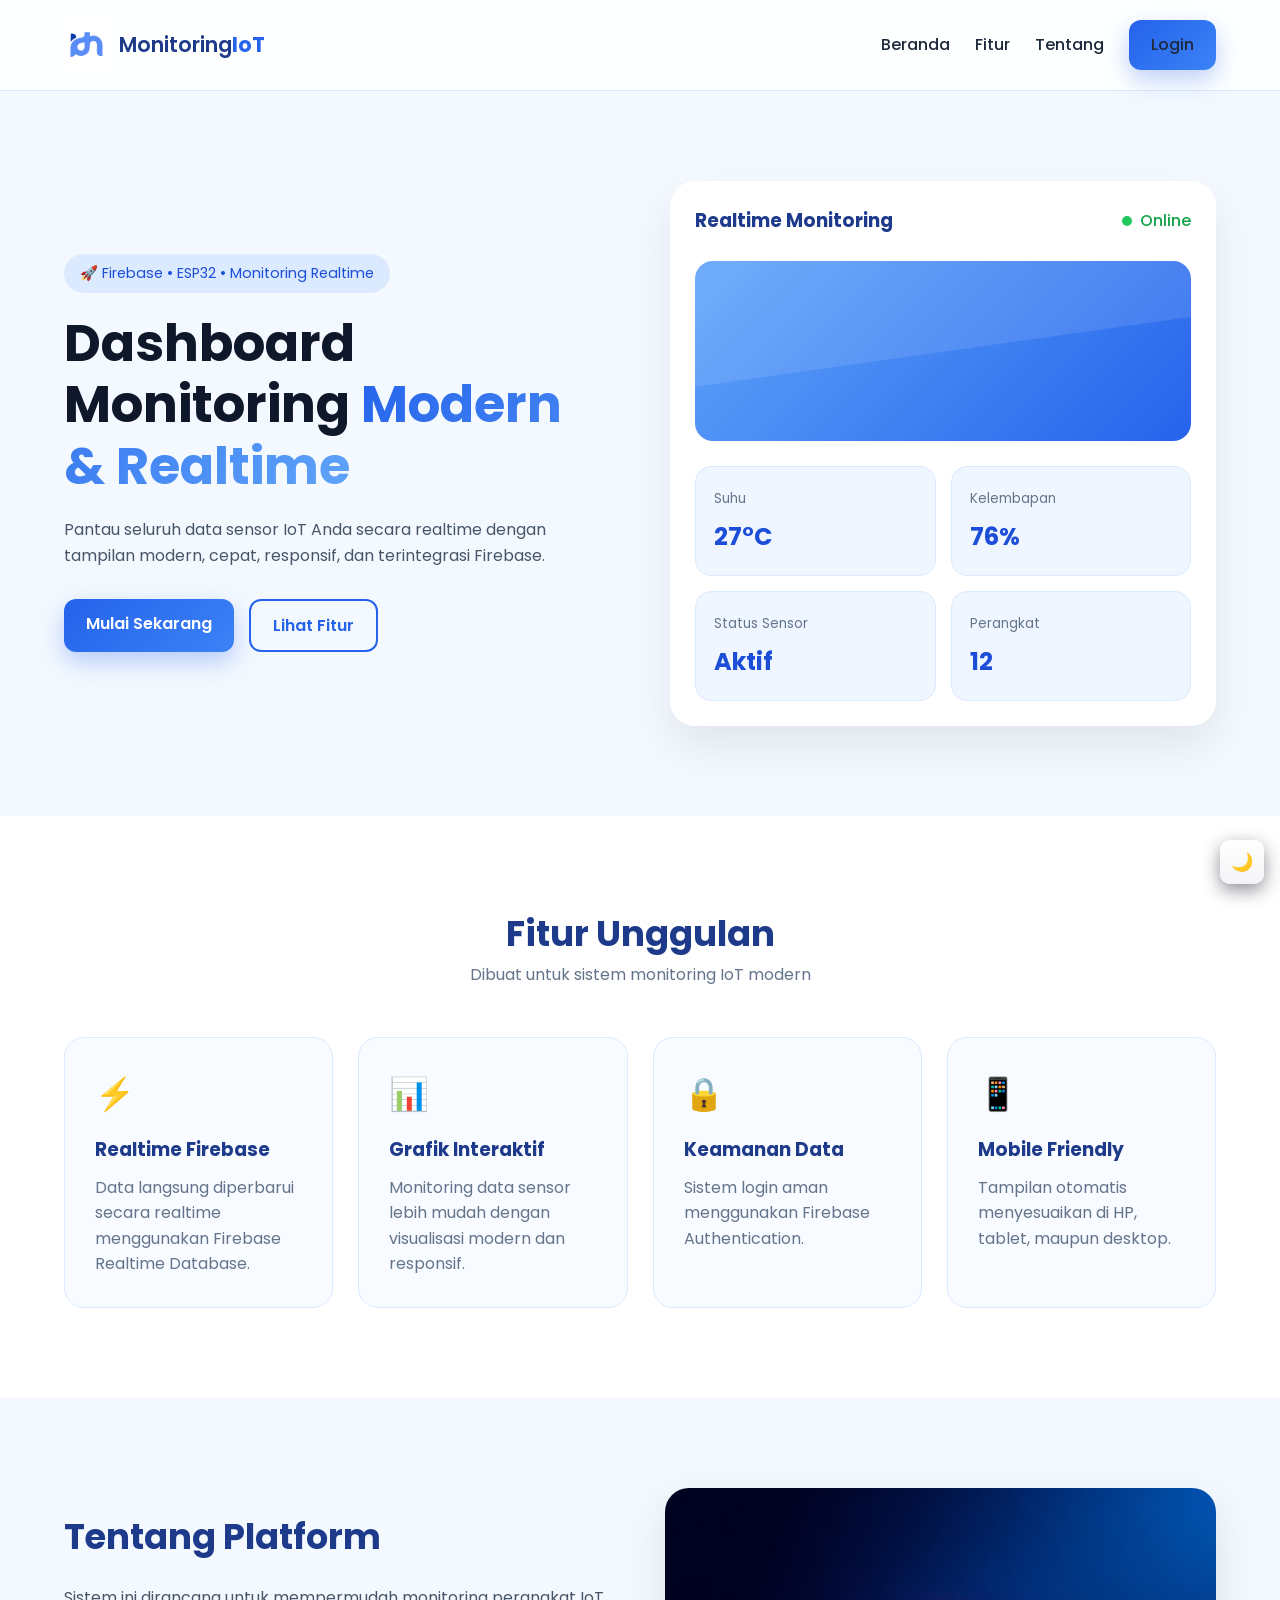
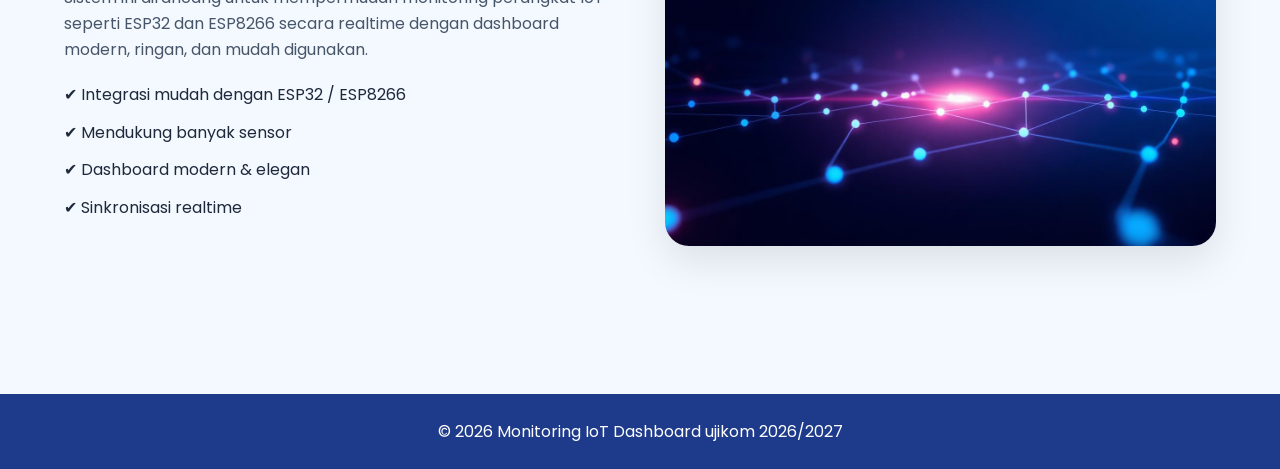
<file: index.html>
<!DOCTYPE html>
<html lang="id">

<head>
  <meta charset="UTF-8" />
  <meta name="viewport" content="width=device-width, initial-scale=1.0" />
  <meta http-equiv="Cache-Control" content="no-cache, no-store, must-revalidate" />
  <meta http-equiv="Pragma" content="no-cache" />
  <meta http-equiv="Expires" content="0" />
  <title>Monitoring IoT | Smart Realtime Dashboard</title>

  <!-- Font -->
  <link rel="preconnect" href="https://fonts.googleapis.com">
  <link rel="preconnect" href="https://fonts.gstatic.com" crossorigin>
  <link href="https://fonts.googleapis.com/css2?family=Poppins:wght@300;400;500;600;700&display=swap" rel="stylesheet">


  <!-- CSS -->
  <link rel="stylesheet" href="css/style.css?v=2" />
  <link rel="stylesheet" href="css/dark-mode.css?v=1" />
</head>

<body>

  <!-- NAVBAR -->
  <header class="navbar">
    <div class="container nav-container">

      <a href="#" class="logo">
        <img src="img/logo.png" alt="">
        <span>Monitoring<strong>IoT</strong></span>
      </a>

      <ul class="nav-links">
        <li><a href="#">Beranda</a></li>
        <li><a href="#features">Fitur</a></li>
        <li><a href="#about">Tentang</a></li>
        <li>
          <a href="login.html" class="btn btn-primary">
            Login
          </a>
        </li>
      </ul>

    </div>
  </header>

  <!-- HERO -->
  <section class="hero">

    <div class="container hero-content">

      <div class="hero-text">

        <span class="badge">
          🚀 Firebase • ESP32 • Monitoring Realtime
        </span>

        <h1>
          Dashboard Monitoring
          <span class="gradient-text">
            Modern & Realtime
          </span>
        </h1>

        <p>
          Pantau seluruh data sensor IoT Anda secara realtime dengan
          tampilan modern, cepat, responsif, dan terintegrasi Firebase.
        </p>

        <div class="hero-actions">
          <a href="login.html" class="btn btn-primary">
            Mulai Sekarang
          </a>

          <a href="#features" class="btn btn-outline">
            Lihat Fitur
          </a>
        </div>

      </div>

      <!-- VISUAL -->
      <div class="dashboard-box">

        <div class="dashboard-top">
          <h3>Realtime Monitoring</h3>

          <div class="status">
            <div class="pulse"></div>
            Online
          </div>
        </div>

        <div class="chart"></div>

        <div class="cards">

          <div class="mini-card">
            <small>Suhu</small>
            <h2>27°C</h2>
          </div>

          <div class="mini-card">
            <small>Kelembapan</small>
            <h2>76%</h2>
          </div>

          <div class="mini-card">
            <small>Status Sensor</small>
            <h2>Aktif</h2>
          </div>

          <div class="mini-card">
            <small>Perangkat</small>
            <h2>12</h2>
          </div>

        </div>

      </div>

    </div>

  </section>

  <!-- FEATURES -->
  <section id="features">

    <div class="container">

      <div class="section-header">
        <h2>Fitur Unggulan</h2>
        <p>
          Dibuat untuk sistem monitoring IoT modern
        </p>
      </div>

      <div class="features-grid">

        <div class="feature-card">
          <div class="feature-icon">⚡</div>
          <h3>Realtime Firebase</h3>
          <p>
            Data langsung diperbarui secara realtime menggunakan Firebase Realtime Database.
          </p>
        </div>

        <div class="feature-card">
          <div class="feature-icon">📊</div>
          <h3>Grafik Interaktif</h3>
          <p>
            Monitoring data sensor lebih mudah dengan visualisasi modern dan responsif.
          </p>
        </div>

        <div class="feature-card">
          <div class="feature-icon">🔒</div>
          <h3>Keamanan Data</h3>
          <p>
            Sistem login aman menggunakan Firebase Authentication.
          </p>
        </div>

        <div class="feature-card">
          <div class="feature-icon">📱</div>
          <h3>Mobile Friendly</h3>
          <p>
            Tampilan otomatis menyesuaikan di HP, tablet, maupun desktop.
          </p>
        </div>

      </div>

    </div>

  </section>

  <!-- ABOUT -->
  <section id="about" class="about">

    <div class="container about-grid">

      <div>

        <h2>Tentang Platform</h2>

        <p>
          Sistem ini dirancang untuk mempermudah monitoring perangkat IoT
          seperti ESP32 dan ESP8266 secara realtime dengan dashboard modern,
          ringan, dan mudah digunakan.
        </p>

        <ul class="check-list">
          <li>✔ Integrasi mudah dengan ESP32 / ESP8266</li>
          <li>✔ Mendukung banyak sensor</li>
          <li>✔ Dashboard modern & elegan</li>
          <li>✔ Sinkronisasi realtime</li>
        </ul>

      </div>

      <div class="about-img">
        <img src="img/background.jpg" alt="">
      </div>

    </div>

  </section>

  <!-- FOOTER -->
  <footer>
    <div class="container">
      © 2026 Monitoring IoT Dashboard ujikom 2026/2027
    </div>
  </footer>

  <script src="js/darkmode.js?v=1"></script>
</body>

</html>
</file>
<file: css/style.css>
/* RESET */
* {
  margin: 0;
  padding: 0;
  box-sizing: border-box;
}

html {
  scroll-behavior: smooth;
}

body {
  font-family: "Poppins", sans-serif;
  background: var(--bg);
  color: var(--text);
  line-height: 1.6;
}

:root {
  --bg: #f4f9ff;
  --surface: #ffffff;
  --surface-alt: #eff6ff;
  --navbar: rgba(255, 255, 255, 0.9);
  --panel: #ffffff;
  --text: #0f172a;
  --text-soft: #6b7280;
  --muted: #6b7280;
  --border: #d1d5db;
  --danger: #ef4444;
  --success: #22c55e;
  --primary: #2563eb;
  --gradient: linear-gradient(135deg, #5b21b6, #0ea5e9);
  --panel-shadow: 0 5px 20px rgba(0, 0, 0, 0.06);
  --card-shadow: 0 20px 40px rgba(0, 0, 0, 0.08);
}

.btn-block {
  width: 100%;
  text-align: center;
}

/* CONTAINER */
.container {
  width: 90%;
  max-width: 1200px;
  margin: auto;
}

/* NAVBAR */
.navbar {
  width: 100%;
  padding: 20px 0;
  background: var(--navbar);
  backdrop-filter: blur(10px);
  position: sticky;
  top: 0;
  z-index: 1000;
  border-bottom: 1px solid #dbeafe;
}

.nav-container {
  display: flex;
  justify-content: space-between;
  align-items: center;
}

.logo {
  display: flex;
  align-items: center;
  gap: 10px;
  text-decoration: none;
  color: #1e3a8a;
  font-size: 1.3rem;
  font-weight: 600;
}

.logo img {
  width: 45px;
}

.logo strong {
  color: #2563eb;
}

.nav-links {
  display: flex;
  align-items: center;
  gap: 25px;
  list-style: none;
}

.nav-links a {
  text-decoration: none;
  color: #1e293b;
  font-weight: 500;
  transition: 0.3s;
}

.nav-links a:hover {
  color: #2563eb;
}

/* BUTTON */
.btn {
  display: inline-block;
  padding: 12px 22px;
  border-radius: 12px;
  text-decoration: none;
  font-weight: 600;
  transition: 0.3s;
  cursor: pointer;
}

.btn:hover,
.sidebar-nav a:hover,
.sidebar-nav a.active,
.logout {
  cursor: pointer;
}

.btn-primary {
  background: linear-gradient(135deg, #2563eb, #3b82f6);
  color: white;
  box-shadow: 0 10px 25px rgba(37, 99, 235, 0.3);
}

.btn-primary:hover {
  transform: translateY(-2px);
  color: white !important;
}

.btn-outline {
  border: 2px solid #2563eb;
  color: #2563eb;
}

.btn-outline:hover {
  background: #2563eb;
  color: white;
}

/* HERO */
.hero {
  padding: 90px 0;
}

.hero-content {
  display: grid;
  grid-template-columns: repeat(auto-fit, minmax(320px, 1fr));
  align-items: center;
  gap: 60px;
}

.badge {
  display: inline-block;
  padding: 8px 16px;
  background: #dbeafe;
  color: #1d4ed8;
  border-radius: 999px;
  font-size: 0.9rem;
  margin-bottom: 20px;
}

.hero-text h1 {
  font-size: 3.2rem;
  line-height: 1.2;
  margin-bottom: 20px;
}

.gradient-text {
  background: linear-gradient(135deg, #2563eb, #60a5fa);
  -webkit-background-clip: text;
  -webkit-text-fill-color: transparent;
}

.hero-text p {
  color: #475569;
  margin-bottom: 30px;
  max-width: 550px;
}

.hero-actions {
  display: flex;
  gap: 15px;
  flex-wrap: wrap;
}

/* DASHBOARD BOX */
.dashboard-box {
  background: var(--surface);
  padding: 25px;
  border-radius: 25px;
  box-shadow: var(--card-shadow);
}

.dashboard-top {
  display: flex;
  justify-content: space-between;
  align-items: center;
  margin-bottom: 25px;
}

.dashboard-top h3 {
  color: #1e3a8a;
}

.status {
  display: flex;
  align-items: center;
  gap: 8px;
  color: #16a34a;
  font-weight: 500;
}

.pulse {
  width: 10px;
  height: 10px;
  background: #22c55e;
  border-radius: 50%;
  animation: pulse 1s infinite;
}

@keyframes pulse {
  0% {
    transform: scale(1);
    opacity: 1;
  }

  100% {
    transform: scale(2);
    opacity: 0;
  }
}

/* CHART */
.chart {
  height: 180px;
  border-radius: 18px;
  background: linear-gradient(135deg, #60a5fa, #2563eb);
  margin-bottom: 25px;
  position: relative;
  overflow: hidden;
}

.chart::after {
  content: "";
  position: absolute;
  width: 200%;
  height: 100%;
  background: rgba(255, 255, 255, 0.1);
  transform: rotate(-8deg);
  top: -50%;
  left: -50%;
}

/* MINI CARDS */
.cards {
  display: grid;
  grid-template-columns: repeat(2, 1fr);
  gap: 15px;
}

.mini-card {
  background: #eff6ff;
  padding: 18px;
  border-radius: 16px;
  border: 1px solid #dbeafe;
}

.mini-card small {
  color: #64748b;
}

.mini-card h2 {
  margin-top: 8px;
  color: #1d4ed8;
}

/* FEATURES */
#features {
  padding: 90px 0;
  background: var(--surface);
}

.section-header {
  text-align: center;
  margin-bottom: 50px;
}

.section-header h2 {
  font-size: 2.2rem;
  color: #1e3a8a;
}

.section-header p {
  color: #64748b;
}

.features-grid {
  display: grid;
  grid-template-columns: repeat(auto-fit, minmax(240px, 1fr));
  gap: 25px;
}

.feature-card {
  background: #f8fbff;
  padding: 30px;
  border-radius: 20px;
  border: 1px solid #dbeafe;
  transition: 0.3s;
}

.feature-card:hover {
  transform: translateY(-5px);
  box-shadow: 0 15px 30px rgba(37, 99, 235, 0.1);
}

.feature-icon {
  font-size: 2rem;
  margin-bottom: 15px;
}

.feature-card h3 {
  margin-bottom: 10px;
  color: #1e3a8a;
}

.feature-card p {
  color: #64748b;
}

/* DASHBOARD / ADMIN LAYOUT */
body.dashboard-body {
  background: #f3f4f6;
}

.app-shell {
  display: flex;
  min-height: 100vh;
}

.sidebar {
  width: 260px;
  background: #111827;
  color: white;
  position: fixed;
  left: 0;
  top: 0;
  height: 100vh;
  padding: 20px;
  z-index: 1000;
}

.sidebar-brand {
  display: flex;
  align-items: center;
  gap: 12px;
  margin-bottom: 40px;
  font-size: 20px;
  font-weight: bold;
}

.sidebar-brand img {
  width: 40px;
  height: 40px;
  border-radius: 10px;
}

.sidebar-nav {
  display: flex;
  flex-direction: column;
  gap: 10px;
}

.sidebar-nav a {
  text-decoration: none;
  color: white;
  padding: 14px 16px;
  border-radius: 12px;
  transition: 0.3s;
  display: block;
}

.sidebar-nav a:hover {
  background: rgba(255, 255, 255, 0.1);
}

.sidebar-nav a.active {
  background: #2563eb;
  font-weight: 700;
}

.logout {
  margin-top: 20px;
  background: #dc2626;
}

.logout:hover {
  background: #b91c1c !important;
}

.main {
  margin-left: 260px;
  width: calc(100% - 260px);
  padding: 25px;
}

.topbar {
  display: flex;
  justify-content: space-between;
  align-items: center;
  margin-bottom: 25px;
}

.topbar h1 {
  font-size: 28px;
  margin-bottom: 5px;
}

.muted {
  color: #6b7280;
}

.topbar-actions {
  display: flex;
  align-items: center;
  gap: 15px;
}

.status-pill {
  background: white;
  padding: 10px 14px;
  border-radius: 20px;
  font-size: 14px;
  display: flex;
  align-items: center;
  gap: 8px;
  box-shadow: 0 2px 10px rgba(0, 0, 0, 0.08);
}

.dot {
  width: 10px;
  height: 10px;
  border-radius: 50%;
  display: inline-block;
}

.online {
  background: #22c55e;
}

.warn {
  background: #f59e0b;
}

.off {
  background: #ef4444;
}

.avatar {
  width: 42px;
  height: 42px;
  border-radius: 50%;
  background: #2563eb;
  color: white;
  display: flex;
  justify-content: center;
  align-items: center;
  font-weight: bold;
}

.stats-grid {
  display: grid;
  grid-template-columns: repeat(auto-fit, minmax(220px, 1fr));
  gap: 20px;
  margin-bottom: 25px;
}

.stats-grid.two-col {
  grid-template-columns: repeat(2, 1fr);
}

.stat-card {
  padding: 22px;
  border-radius: 20px;
  color: white;
  box-shadow: 0 5px 20px rgba(0, 0, 0, 0.08);
}

.stat-card small {
  font-size: 14px;
  opacity: 0.9;
}

.stat-card h2 {
  font-size: 32px;
  margin: 10px 0;
}

.trend {
  font-size: 14px;
}

.gradient-1 {
  background: linear-gradient(135deg, #3b82f6, #2563eb);
}

.gradient-2 {
  background: linear-gradient(135deg, #10b981, #059669);
}

.gradient-3 {
  background: linear-gradient(135deg, #f59e0b, #d97706);
}

.gradient-4 {
  background: linear-gradient(135deg, #8b5cf6, #7c3aed);
}

.dashboard-grid {
  display: grid;
  grid-template-columns: 2fr 1fr;
  gap: 20px;
  margin-bottom: 25px;
}

.panel {
  background: var(--panel);
  border-radius: 20px;
  padding: 20px;
  box-shadow: var(--panel-shadow);
}

.panel-header {
  display: flex;
  justify-content: space-between;
  align-items: center;
  margin-bottom: 20px;
}

.status-pill {
  background: var(--surface);
  padding: 10px 14px;
  border-radius: 20px;
  font-size: 14px;
  display: flex;
  align-items: center;
  gap: 8px;
  box-shadow: 0 2px 10px rgba(0, 0, 0, 0.08);
}

.panel-header h3 {
  font-size: 20px;
}

.panel-header.panel-header--wrap {
  flex-wrap: wrap;
  gap: 12px;
}

.panel.panel-compact {
  padding: 18px 22px;
}

.panel-note,
.relay-status {
  color: var(--muted);
  font-size: 0.83rem;
}

.relay-row {
  display: flex;
  align-items: center;
  gap: 20px;
  padding: 16px 0;
}

.relay-info {
  flex: 1;
}

.relay-info-title {
  font-weight: 600;
  font-size: 1rem;
}

.relay-info-subtitle {
  color: var(--muted);
  font-size: 0.83rem;
  margin-top: 2px;
}

.relay-label {
  font-size: 0.9rem;
  color: var(--muted);
  min-width: 40px;
}

.filter-controls {
  display: flex;
  gap: 10px;
  flex-wrap: wrap;
}

.filter-select {
  padding: 10px 14px;
  border-radius: 10px;
  border: 1px solid var(--border);
  background: var(--surface);
  color: var(--text);
  font-size: 0.95rem;
  min-width: 180px;
}

.data-table th {
  background: #f9fafb;
  font-weight: 600;
}

.data-table tbody tr:hover {
  background: #f8fafc;
}

.info-stack {
  display: flex;
  flex-direction: column;
  gap: 10px;
}

.table-empty td {
  text-align: center;
  color: var(--muted);
}

select {
  padding: 10px;
  border-radius: 10px;
  border: 1px solid #ddd;
  outline: none;
}

.activity-list {
  list-style: none;
}

.activity-list li {
  display: flex;
  align-items: center;
  justify-content: space-between;
  gap: 10px;
  padding: 12px 0;
  border-bottom: 1px solid #eee;
  font-size: 14px;
}

.activity-list small {
  color: #6b7280;
}

.table-wrap {
  overflow-x: auto;
}

.data-table {
  width: 100%;
  border-collapse: collapse;
}

.data-table th,
.data-table td {
  padding: 14px;
  text-align: left;
  border-bottom: 1px solid #eee;
}

.data-table th {
  background: #f9fafb;
  font-weight: 600;
}

.data-table tbody tr:hover {
  background: #f8fafc;
}

.input-disabled {
  opacity: 0.6;
  cursor: not-allowed;
}

canvas {
  width: 100% !important;
  max-width: 100%;
}

@media (max-width: 900px) {
  .sidebar {
    width: 220px;
  }

  .main {
    margin-left: 220px;
    width: calc(100% - 220px);
  }

  .dashboard-grid {
    grid-template-columns: 1fr;
  }
}

@media (max-width: 700px) {
  .sidebar {
    position: relative;
    width: 100%;
    height: auto;
  }

  .app-shell {
    flex-direction: column;
  }

  .main {
    margin-left: 0;
    width: 100%;
  }

  .topbar {
    flex-direction: column;
    align-items: flex-start;
    gap: 15px;
  }
}

/* AUTH / LOGIN STYLES */
.login-body {
  min-height: 100vh;
  display: grid;
  place-items: center;
  background: radial-gradient(1000px 500px at 10% 10%, rgba(124, 58, 237, 0.12), transparent 60%), radial-gradient(900px 500px at 90% 90%, rgba(6, 182, 212, 0.12), transparent 60%), #eef2ff;
  padding: 24px;
}

.login-wrapper {
  width: 100%;
  max-width: 980px;
  display: grid;
  grid-template-columns: 1fr 1fr;
  background: var(--surface);
  border-radius: 22px;
  overflow: hidden;
  box-shadow: 0 30px 80px rgba(0, 0, 0, 0.15);
}

.login-card {
  padding: 48px 44px;
}

.login-brand {
  text-align: center;
  margin-bottom: 32px;
}

.login-brand img {
  width: 48px;
  height: 48px;
  margin: 0 auto 12px;
}

.login-brand h1 {
  font-size: 24px;
  font-weight: 800;
  letter-spacing: -0.01em;
}

.login-brand p {
  color: var(--text-soft);
  font-size: 14px;
  margin-top: 6px;
}

.login-form .form-group {
  margin-bottom: 18px;
}

.login-form label {
  display: block;
  font-size: 13px;
  font-weight: 600;
  margin-bottom: 6px;
  color: var(--text);
}

.login-form input[type="email"],
.login-form input[type="password"] {
  width: 100%;
  padding: 12px 14px;
  height: 44px;
  line-height: 1.5;
  border-radius: 10px;
  border: 1px solid var(--border);
  font-size: 14px;
  transition:
    border 0.15s ease,
    box-shadow 0.15s ease;
  outline: none;
  background: #fafbfd;
  font-family: "Poppins", sans-serif;
  box-sizing: border-box;
}

.login-form input:focus {
  border-color: var(--primary);
  box-shadow: 0 0 0 4px rgba(79, 70, 229, 0.12);
  background: #fff;
}

.form-row {
  display: flex;
  align-items: center;
  justify-content: space-between;
  margin: 8px 0 20px;
}

.checkbox {
  font-size: 13px;
  color: var(--text-soft);
  display: flex;
  align-items: center;
  gap: 6px;
}

.link {
  color: var(--primary);
  font-size: 13px;
  font-weight: 600;
}

.link:hover {
  text-decoration: underline;
}

.form-message {
  margin-top: 14px;
  font-size: 13px;
  text-align: center;
  min-height: 18px;
}

.form-message.error {
  color: var(--danger);
}

.form-message.success {
  color: var(--success);
}

.form-footer {
  margin-top: 22px;
  text-align: center;
  font-size: 13px;
  color: var(--text-soft);
}

.login-art {
  position: relative;
  background: var(--gradient);
  color: #fff;
  display: grid;
  place-items: center;
  padding: 48px;
  overflow: hidden;
}

.login-art::before {
  content: "";
  position: absolute;
  inset: 0;
  background: radial-gradient(400px 200px at 80% 20%, rgba(255, 255, 255, 0.25), transparent 60%);
}

.art-content {
  position: relative;
  z-index: 1;
  text-align: center;
  max-width: 320px;
}

.art-content h2 {
  font-size: 32px;
  font-weight: 800;
  line-height: 1.15;
}

.art-content p {
  margin-top: 12px;
  opacity: 0.9;
  font-size: 14px;
}

.input-wrapper {
  position: relative;
  width: 100%;
  display: block;
}

.login-form .input-wrapper input {
  padding-right: 44px;
}

.toggle-pass-btn {
  position: absolute;
  right: 12px;
  top: 50%;
  transform: translateY(-50%);
  background: none;
  border: none;
  cursor: pointer;
  display: flex;
  align-items: center;
  justify-content: center;
  padding: 4px;
  width: 24px;
  height: 24px;
  flex-shrink: 0;
  color: #6b7280;
  line-height: 1;
  z-index: 10;
  outline: none;
  transition: color 0.2s ease;
}

.toggle-pass-btn:hover {
  color: #1f2937;
}

.toggle-pass-btn svg {
  width: 18px;
  height: 18px;
  display: block;
}

@media (max-width: 760px) {
  .login-wrapper {
    grid-template-columns: 1fr;
    max-width: 440px;
  }

  .login-art {
    display: none;
  }

  .login-card {
    padding: 36px 28px;
  }
}

/* DASHBOARD PAGE COMPONENTS */
.relay-switch {
  position: relative;
  display: inline-block;
  width: 56px;
  height: 30px;
  cursor: pointer;
  flex-shrink: 0;
}

.relay-switch input {
  opacity: 0;
  width: 0;
  height: 0;
}

.relay-slider {
  position: absolute;
  top: 0;
  left: 0;
  right: 0;
  bottom: 0;
  background: #cbd5e1;
  border-radius: 30px;
  transition: 0.3s;
}

.relay-slider::before {
  content: "";
  position: absolute;
  width: 22px;
  height: 22px;
  left: 4px;
  bottom: 4px;
  background: white;
  border-radius: 50%;
  transition: 0.3s;
  box-shadow: 0 2px 6px rgba(0, 0, 0, 0.2);
}

.relay-switch input:checked + .relay-slider {
  background: #22c55e;
}

.relay-switch input:checked + .relay-slider::before {
  transform: translateX(26px);
}

.relay-switch:hover .relay-slider {
  filter: brightness(0.95);
}

.badge-pill {
  padding: 4px 10px;
  border-radius: 20px;
  font-size: 12px;
  font-weight: 600;
}

.badge-pill.ok {
  background: #dcfce7;
  color: #15803d;
}

.badge-pill.warn {
  background: #fef9c3;
  color: #a16207;
}

.badge-pill.err {
  background: #fee2e2;
  color: #b91c1c;
}

.settings-grid {
  display: grid;
  grid-template-columns: 1fr 1fr;
  gap: 20px;
}

@media (max-width: 768px) {
  .settings-grid {
    grid-template-columns: 1fr;
  }
}

.form-field {
  display: flex;
  flex-direction: column;
  gap: 6px;
  margin-bottom: 16px;
}

.form-field label {
  font-size: 0.85rem;
  font-weight: 600;
  color: var(--muted);
  text-transform: uppercase;
  letter-spacing: 0.04em;
}

.form-field input,
.form-field select,
.form-field textarea {
  padding: 10px 14px;
  border-radius: 10px;
  border: 1px solid var(--border);
  background: var(--surface);
  color: var(--text);
  font-size: 0.95rem;
  transition: border-color 0.2s;
  outline: none;
}

.form-field input:focus,
.form-field select:focus {
  border-color: var(--primary);
}

.toggle-switch {
  display: flex;
  align-items: center;
  justify-content: space-between;
  padding: 14px 0;
  border-bottom: 1px solid var(--border);
}

.toggle-switch:last-child {
  border-bottom: none;
}

.toggle-switch span {
  font-size: 0.95rem;
}

.toggle-switch small {
  color: var(--muted);
  font-size: 0.8rem;
  display: block;
}

.switch {
  position: relative;
  display: inline-block;
  width: 44px;
  height: 24px;
  flex-shrink: 0;
}

.switch input {
  opacity: 0;
  width: 0;
  height: 0;
}

.slider {
  position: absolute;
  cursor: pointer;
  top: 0;
  left: 0;
  right: 0;
  bottom: 0;
  background: var(--border);
  border-radius: 24px;
  transition: 0.3s;
}

.slider:before {
  position: absolute;
  content: "";
  height: 18px;
  width: 18px;
  left: 3px;
  bottom: 3px;
  background: white;
  border-radius: 50%;
  transition: 0.3s;
}

.switch input:checked + .slider {
  background: var(--primary);
}

.switch input:checked + .slider:before {
  transform: translateX(20px);
}

.save-btn {
  margin-top: 8px;
}

.alert-success {
  display: none;
  background: rgba(16, 185, 129, 0.1);
  border: 1px solid rgba(16, 185, 129, 0.3);
  color: #10b981;
  padding: 10px 16px;
  border-radius: 10px;
  font-size: 0.9rem;
  margin-top: 12px;
}

/* ABOUT */
.about {
  padding: 90px 0;
}

.about-grid {
  display: grid;
  grid-template-columns: repeat(auto-fit, minmax(320px, 1fr));
  gap: 50px;
  align-items: center;
}

.about h2 {
  font-size: 2.2rem;
  color: #1e3a8a;
  margin-bottom: 20px;
}

.about p {
  color: #475569;
  margin-bottom: 20px;
}

.check-list {
  list-style: none;
}

.check-list li {
  margin-bottom: 12px;
  color: #1e293b;
}

.about-img img {
  width: 100%;
  border-radius: 24px;
  box-shadow: 0 15px 40px rgba(0, 0, 0, 0.1);
}

/* FOOTER */
footer {
  background: #1e3a8a;
  color: white;
  text-align: center;
  padding: 25px 0;
  margin-top: 50px;
}

.footer-logo {
  display: inline-flex;
  align-items: center;
  gap: 10px;
  font-weight: 700;
  color: white;
}

.footer-logo img {
  width: 24px;
  height: 24px;
}

.footer-description {
  margin-top: 12px;
  max-width: 360px;
  margin-left: auto;
  margin-right: auto;
  line-height: 1.6;
  color: rgba(255, 255, 255, 0.82);
}

/* RESPONSIVE */
@media (max-width: 768px) {
  .nav-container {
    flex-direction: column;
    gap: 20px;
  }

  .nav-links {
    flex-wrap: wrap;
    justify-content: center;
  }

  .hero-text h1 {
    font-size: 2.4rem;
  }

  .cards {
    grid-template-columns: 1fr;
  }
}
</file>
<file: css/dark-mode.css>
/* Dark mode overrides */
body.dark {
  --bg: #0b1220;
  --surface: #111827;
  --surface-alt: #172135;
  --navbar: #071127;
  --panel: #111827;
  --text: #e6eef6;
  --text-soft: #cbd5e1;
  --muted: #9ca3af;
  --border: rgba(255,255,255,0.08);
  --primary: #818cf8;
  --gradient: linear-gradient(135deg, #4f46e5, #2563eb);
  background: var(--bg);
  color: var(--text);
}

body.dark .main,
body.dark .panel,
body.dark .login-card,
body.dark .dashboard-box,
body.dark .login-wrapper,
body.dark .feature-card,
body.dark .status-pill,
body.dark .login-art {
  background: var(--surface);
}

body.dark .navbar,
body.dark .topbar {
  background: var(--navbar);
  color: var(--text);
  border-bottom: 1px solid rgba(255,255,255,0.08);
}

body.dark .sidebar {
  background: #071127;
  color: var(--text);
}

body.dark .sidebar-nav a {
  color: var(--text);
}

body.dark .sidebar-nav a:hover {
  background: rgba(255,255,255,0.08);
}

body.dark .sidebar-nav a.active {
  background: #3730a3;
}

body.dark a { color: #c7d2fe; }
body.dark .logo strong { color: #a5b4fc; }
body.dark .muted,
body.dark .text-soft,
body.dark .login-brand p,
body.dark .about p,
body.dark .section-header p,
body.dark .hero-text p,
body.dark .activity-list small {
  color: var(--text-soft);
}

body.dark .stat-card { background: linear-gradient(135deg, rgba(255,255,255,0.03), rgba(255,255,255,0.01)); }
body.dark .panel-header h3,
body.dark h1,
body.dark h2,
body.dark h3 {
  color: var(--text);
}

body.dark .data-table th,
body.dark .data-table td {
  color: var(--text);
  border-color: rgba(255,255,255,0.08);
}

body.dark .data-table thead th {
  background: rgba(255,255,255,0.04);
}

body.dark .data-table tbody tr:hover {
  background: rgba(255,255,255,0.03);
}

body.dark .btn {
  background: rgba(255,255,255,0.05);
  color: var(--text);
  border: 1px solid rgba(255,255,255,0.08);
}

body.dark .btn-primary {
  background: var(--primary);
  color: #fff;
}

body.dark .btn-outline {
  color: #c7d2fe;
  border-color: rgba(255,255,255,0.18);
}

body.dark .filter-select,
body.dark select,
body.dark .form-field input,
body.dark .form-field select,
body.dark .login-form input[type="email"],
body.dark .login-form input[type="password"] {
  background: #111827;
  color: var(--text);
  border-color: rgba(255,255,255,0.12);
}

body.dark .badge {
  background: rgba(147,197,253,0.12);
  color: #bfdbfe;
}

body.dark .feature-card {
  border-color: rgba(255,255,255,0.08);
}

body.dark .mini-card {
  background: rgba(255,255,255,0.04);
}
body.dark .mini-card small,
body.dark .mini-card h2 {
  color: #e2e8f0;
}

body.dark .status-pill {
  background: rgba(255,255,255,0.05);
  box-shadow: none;
}

body.dark .login-body {
  background: radial-gradient(1000px 500px at 10% 10%, rgba(124, 58, 237, 0.18), transparent 60%), radial-gradient(900px 500px at 90% 90%, rgba(6, 182, 212, 0.16), transparent 60%), #020612;
}

body.dark .login-wrapper {
  background: #111827;
  box-shadow: 0 30px 80px rgba(0,0,0,0.55);
}

body.dark .login-art {
  background: linear-gradient(135deg, #1e293b, #0f1724);
}

body.dark .badge-pill.ok {
  background: #134e4a;
  color: #a7f3d0;
}

body.dark .badge-pill.warn {
  background: #78350f;
  color: #fef3c7;
}

body.dark .badge-pill.err {
  background: #881337;
  color: #fecdd3;
}

body.dark .panel {
  box-shadow: 0 5px 20px rgba(0,0,0,0.18);
}

body.dark footer {
  background: #0f1724;
}

/* Toggle button */
.dark-toggle {
  position: fixed;
  right: 16px;
  bottom: 16px;
  width: 44px;
  height: 44px;
  border-radius: 10px;
  display: flex;
  align-items: center;
  justify-content: center;
  box-shadow: 0 6px 18px rgba(2,6,23,0.45);
  background: linear-gradient(180deg,#ffffff,#f3f4f6);
  color: #0f1724;
  border: none;
  cursor: pointer;
  z-index: 9999;
}

body.dark .dark-toggle {
  background: linear-gradient(180deg,#0f1724,#071127);
  color: #e6eef6;
}

.dark-toggle .icon {
  font-size: 18px;
}

@media (max-width: 700px){
  .dark-toggle { right: 12px; bottom: 12px; }
}

/* When inserted into the topbar, make the toggle inline and smaller */
.topbar .dark-toggle-wrap { display: flex; align-items: center; margin-left: 8px; }
.topbar .dark-toggle { position: static; right: auto; bottom: auto; width: 36px; height: 36px; box-shadow: none; margin-left: 8px; border-radius: 8px; padding: 0; }
.topbar .dark-toggle .icon { font-size: 16px; }
.dark-toggle.in-topbar { background: transparent; color: inherit; border: 1px solid rgba(255,255,255,0.04); padding: 6px; }
</file>
